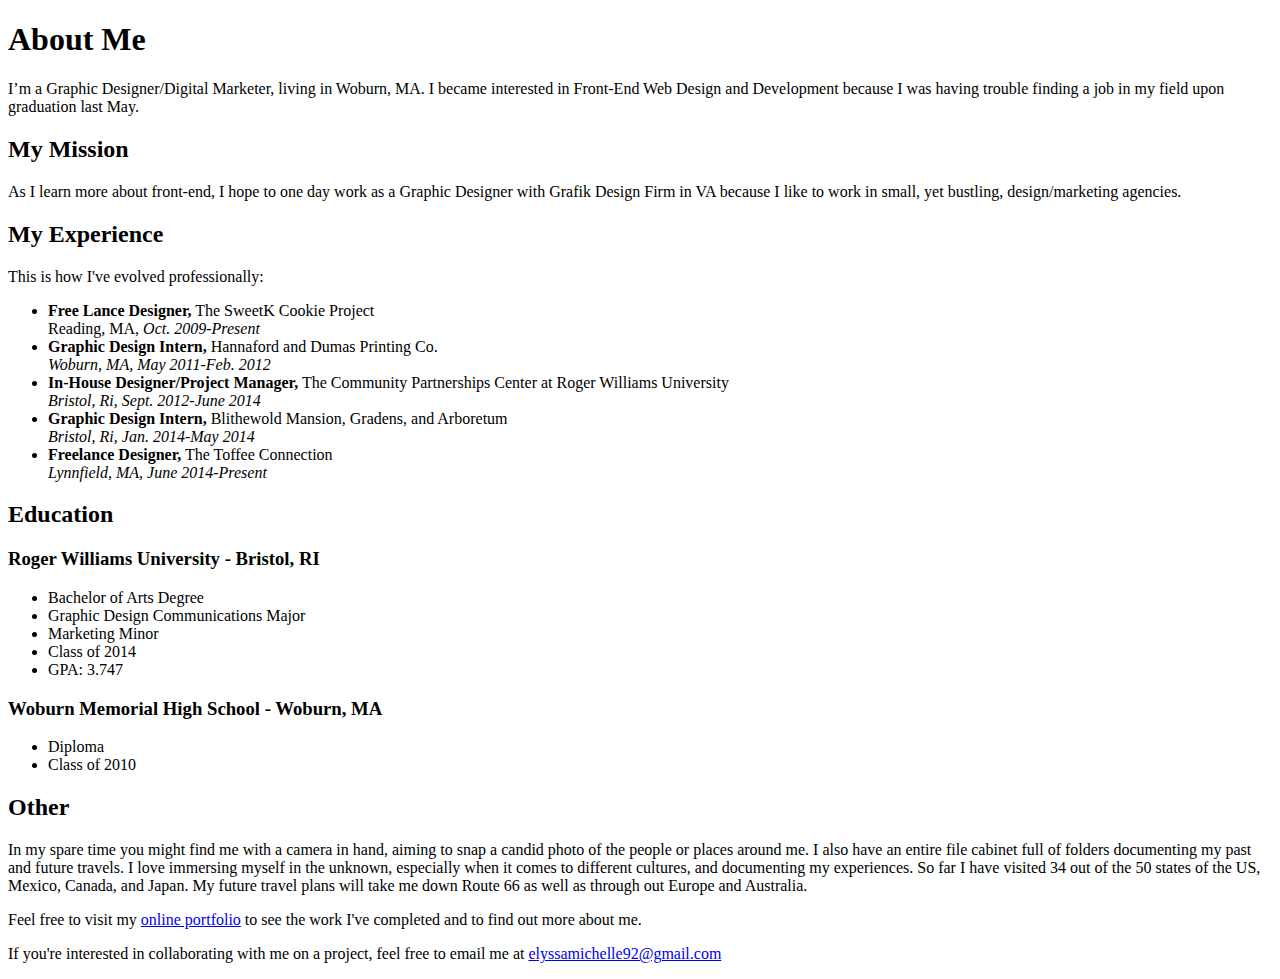
<file: index.html>
<!DOCTYPE html>
<html>
<head>
	<title>About Elyssa Roketenetz</title>
</head>
<body>
	<h1>About Me</h1>
	<p>I’m a Graphic Designer/Digital Marketer, living in Woburn, MA. I became interested in Front-End Web Design and Development because I was having trouble finding a job in my field upon graduation last May.</p>

	<h2>My Mission</h2>
	<p>As I learn more about front-end, I hope to one day work as a Graphic Designer with Grafik Design Firm in VA because I like to work in small, yet bustling, design/marketing agencies.</p>

	<h2>My Experience</h2>
	<p>This is how I've evolved professionally:</p>
	<ul>
		<li><strong>Free Lance Designer,</strong> The SweetK Cookie Project<br>
			Reading, MA, <em>Oct. 2009-Present</em></li>
		<li><strong>Graphic Design Intern,</strong> Hannaford and Dumas Printing Co.<br>
			<em>Woburn, MA, May 2011-Feb. 2012</em></li>
		<li><strong>In-House Designer/Project Manager,</strong> The Community Partnerships Center at Roger Williams University<br>
			<em>Bristol, Ri, Sept. 2012-June 2014</em></li>
		<li><strong>Graphic Design Intern,</strong> Blithewold Mansion, Gradens, and Arboretum<br>
			<em>Bristol, Ri, Jan. 2014-May 2014</em></li>
		<li><strong>Freelance Designer,</strong> The Toffee Connection<br>
			<em>Lynnfield, MA, June 2014-Present</em></li>
	</ul>

	<h2>Education</h2>
	<h3>Roger Williams University - Bristol, RI</h3>
	<ul>
		<li>Bachelor of Arts Degree</li>
		<li>Graphic Design Communications Major</li>
		<li>Marketing Minor</li>
		<li>Class of 2014</li>
		<li>GPA: 3.747</li>
	</ul>
	<h3>Woburn Memorial High School - Woburn, MA</h3>
	<ul>
		<li>Diploma</li>
		<li>Class of 2010</li>
	</ul>

	<h2>Other</h2>
	<p>In my spare time you might find me with a camera in hand, aiming to snap a candid photo of the people or places around me. I also have an entire file cabinet full of folders documenting my past and future travels. I love immersing myself in the unknown, especially when it comes to different cultures, and documenting my experiences. So far I have visited 34 out of the 50 states of the US, Mexico, Canada, and Japan. My future travel plans will take me down Route 66 as well as through out Europe and Australia.</p>
	<p>Feel free to visit my <a href="http://www.eroketenetz.wix.com/elyssamichelle" target="_blank">online portfolio</a> to see the work I've completed and to find out more about me.</p>
	<p>If you're interested in collaborating with me on a project, feel free to email me at <a href="mailto:elyssamichelle92@gmail.com" target="_blank">elyssamichelle92@gmail.com</a></p>
</body>
</html>
</file>
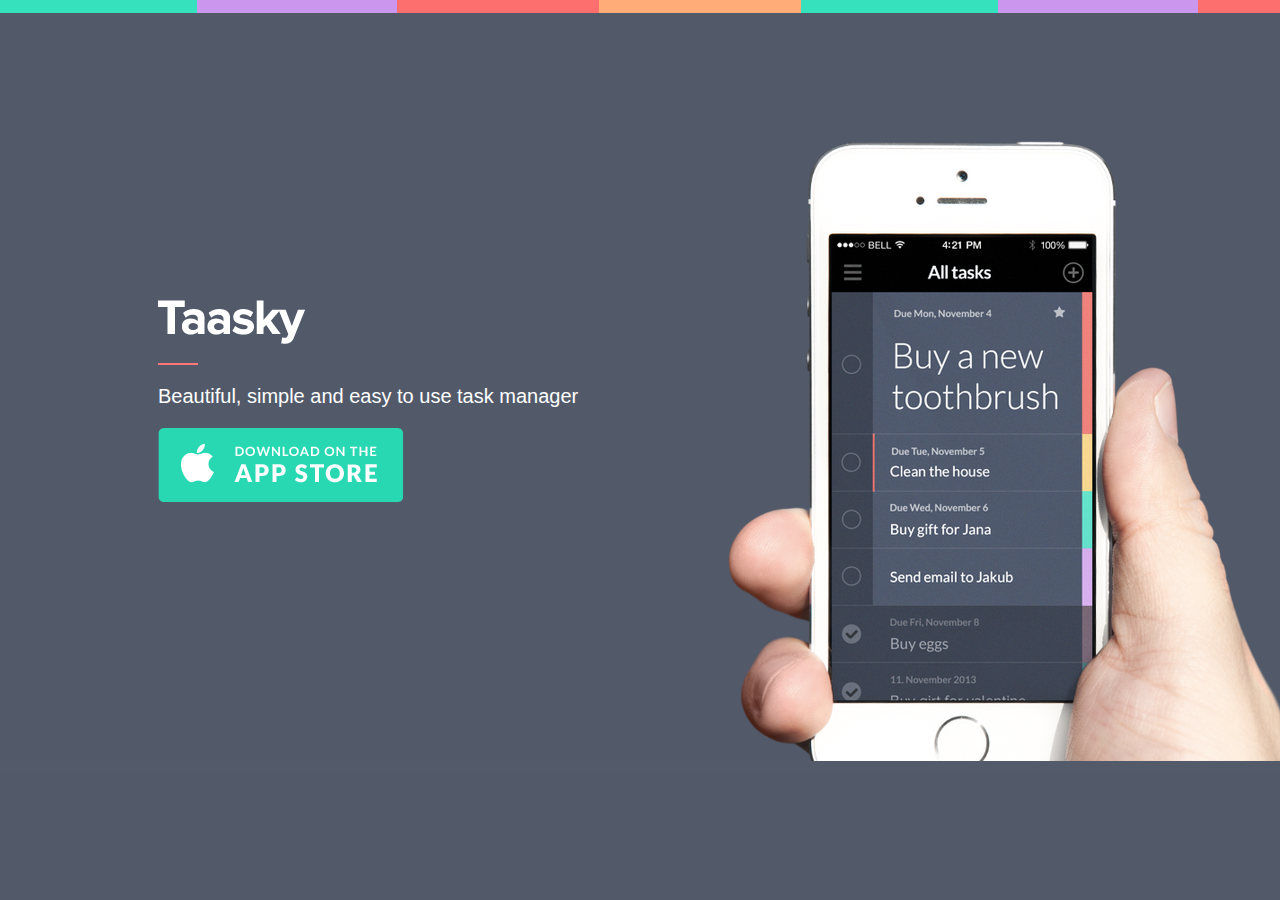
<file: TaaskyHomepage/index.html>
<!DOCTYPE html>
<html>
<head>
	<title>Taasky Homepage</title>
	<link rel="stylesheet" type="text/css" href="css/style.css" />
</head>
<body>
	<section>
		<img src="images/logo-taasky.png" alt="">
		<hr>
		<p>Beautiful, simple and easy to use task manager</p>
		<a href="https://itunes.apple.com/us/app/taasky-beautiful-task-to-do/id847484958?mt=12" target="_blank"><img src="images/btn_store.png" alt=""></a>
	</section>
</body>
</html>
</file>
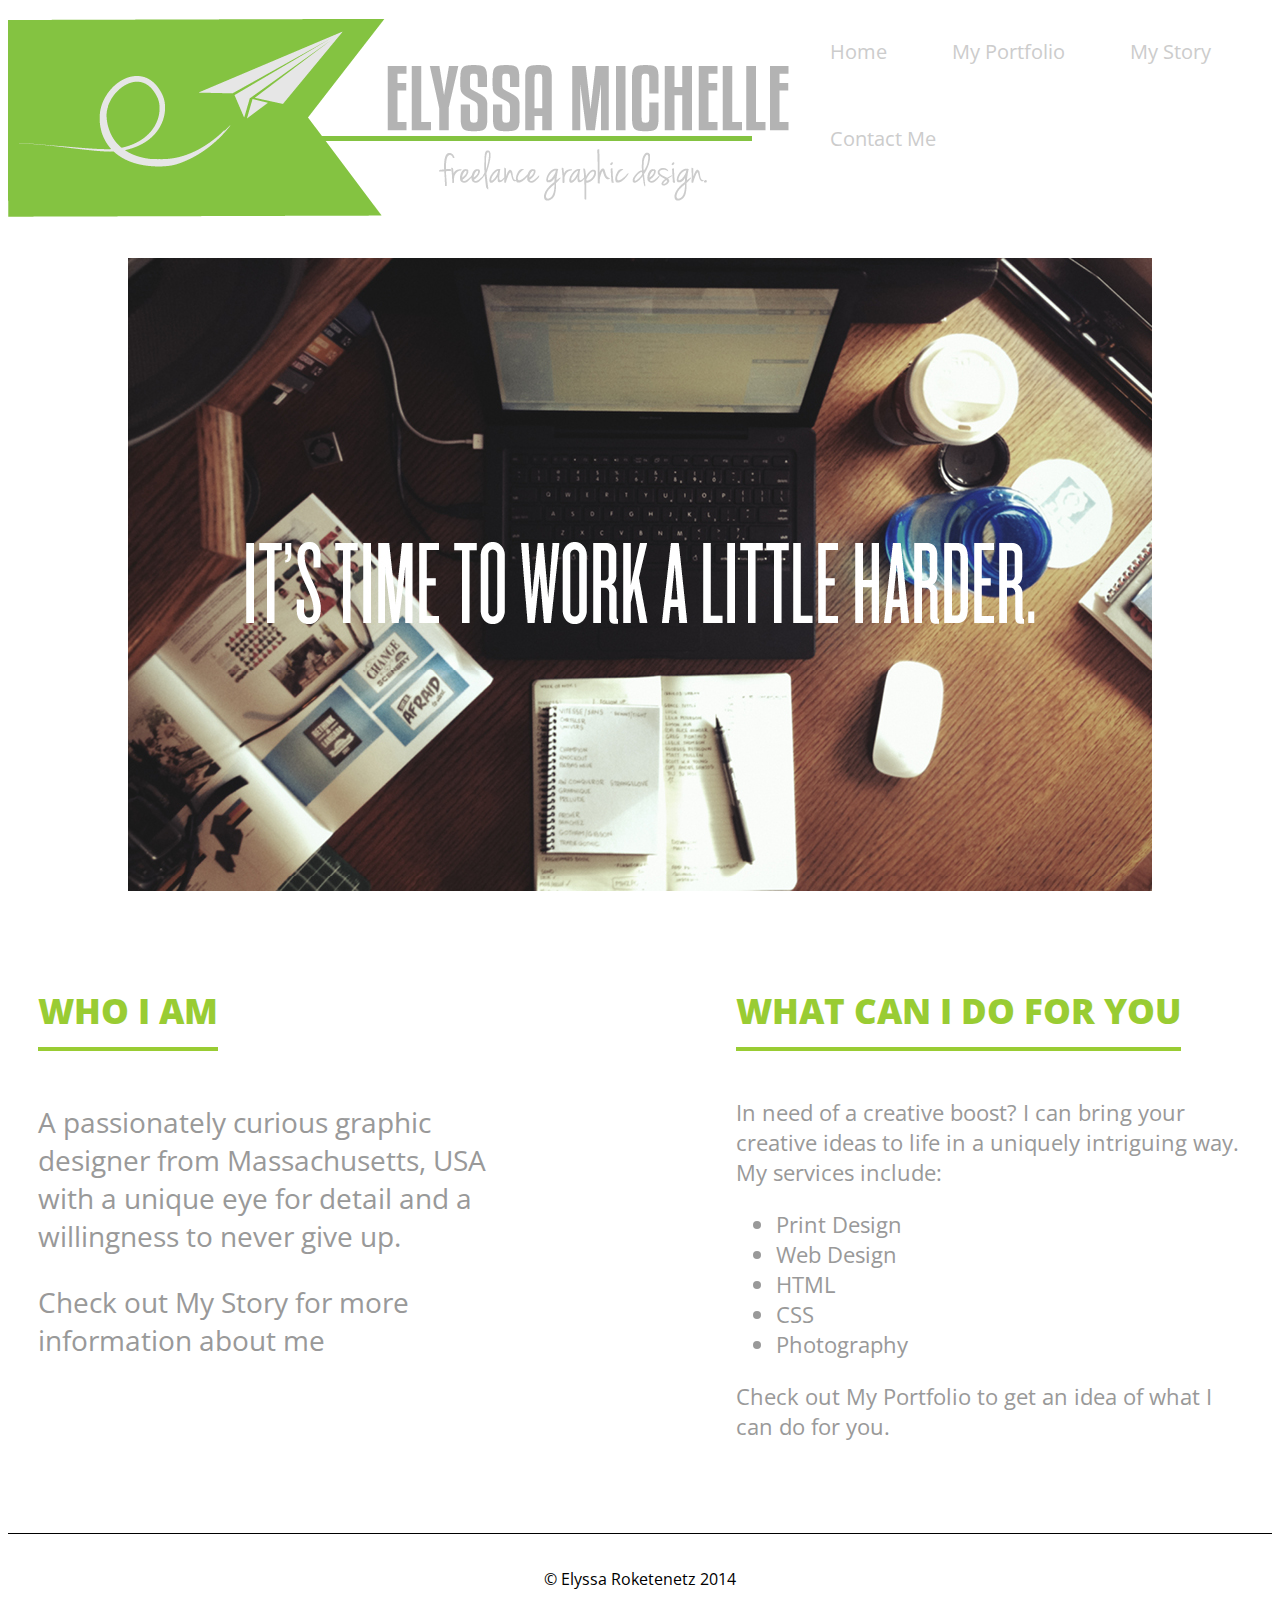
<file: Unit 6/index.html>
<!DOCTYPE html>

<html>
<head>
	<title>Elyssa Michelle Graphics</title>
	<link rel="stylesheet" href="style.css" type="text/css">
	<link href='http://fonts.googleapis.com/css?family=Open+Sans:400,600,700' rel='stylesheet' type='text/css'>
</head>

<body>
	<header>
		<img src="images/logo.png" alt="paper airplane logo">
	</header>

	<nav>
		<a href="#">Home</a>
		<a href="#">My Portfolio</a>
		<a href="#">My Story</a>
		<a href="#">Contact Me</a>
		
	</nav>

	<div id="quote">
		<img src="images/hardwork.jpg" alt="It's time to work a little harder.">
	</div>

	<section>
		<div id="about">
			<h1>Who I am</h1>
			<p>A passionately curious graphic designer from Massachusetts, USA with a unique eye for detail and a willingness to never give up.</p>
			<p>Check out <a href="#">My Story</a> for more information about me</p>
		</div>

		<div id="services">
			<h1>What can I do for you</h1>
			<p>In need of a creative boost? I can bring your creative ideas to life in a uniquely intriguing way. My services include:</p>
				<ul>
					<li>Print Design</li>
					<li>Web Design</li>
					<li>HTML</li>
					<li>CSS</li>
					<li>Photography</li>
				</ul>
			<p>Check out <a href="#">My Portfolio</a> to get an idea of what I can do for you.</p>
		</div>
	</section>

	<footer>
		<p>&copy; Elyssa Roketenetz 2014</p>
	</footer>
</body>

</html>
</file>
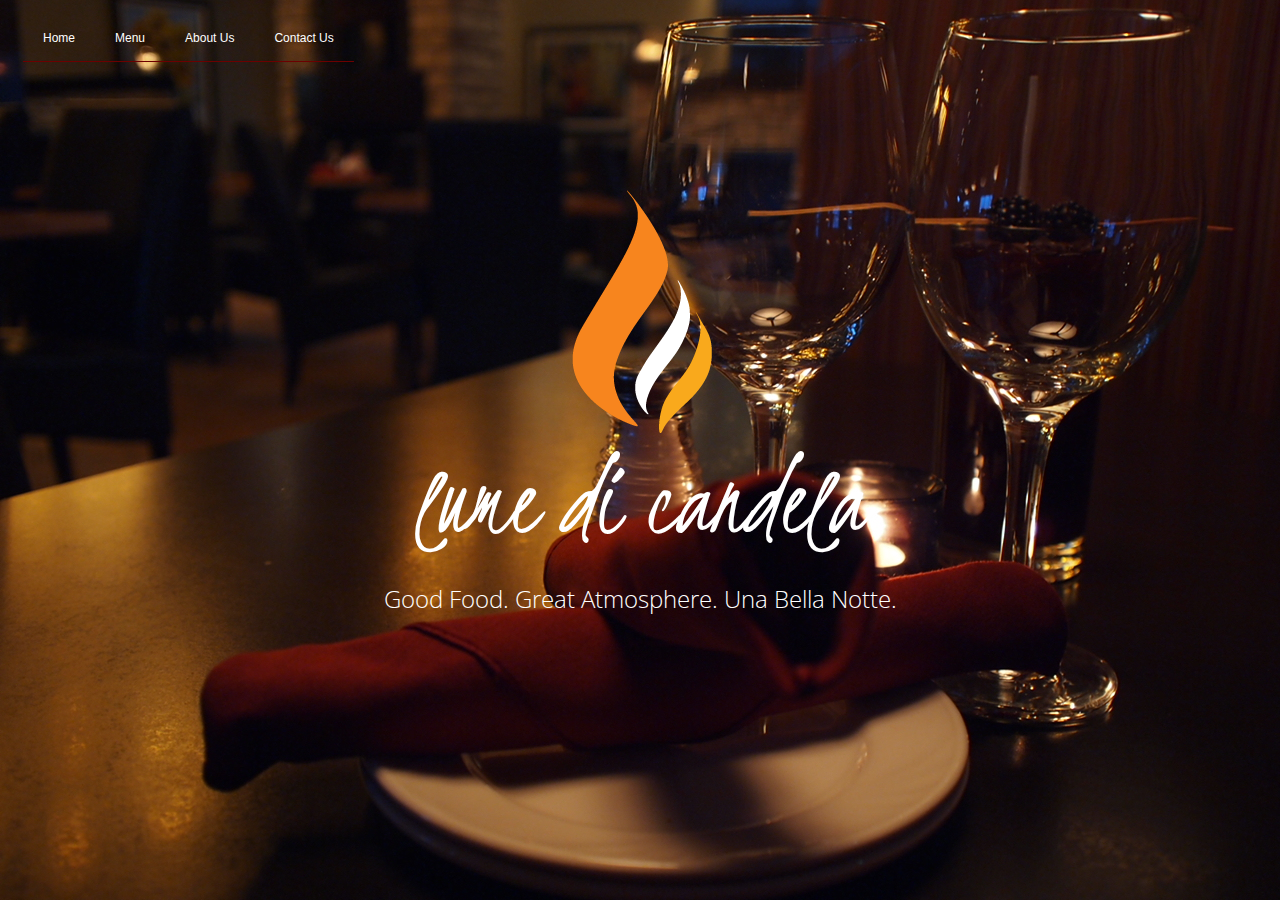
<file: Unit4/index.html>
<!DOCTYPE html>
<html>

<head>
	<title>Lume di Candela</title>
	<link rel="stylesheet" type="text/css" href="style.css" />
	<link href='http://fonts.googleapis.com/css?family=Kristi' rel='stylesheet' type='text/css'>
	<link href='http://fonts.googleapis.com/css?family=Open+Sans+Condensed:300' rel='stylesheet' type='text/css'>
</head>

<body>
	<nav>
   		<ul>
      			<li><a href="#">Home</a></li>
      			<li><a href="#">Menu</a></li>
     			<li><a href="#">About Us</a></li>
     			<li><a href="#">Contact Us</a></li>
   		</ul>
	</nav>

	<section id="logo">
		<img src="images/flame-logo.png" alt="Red Flame Logo" style="width:350px;height:263px">
		<h1>lume di candela</h1>
		<p>Good Food. Great Atmosphere. Una Bella Notte.</p>
	</section>
</body>

</html>
</file>
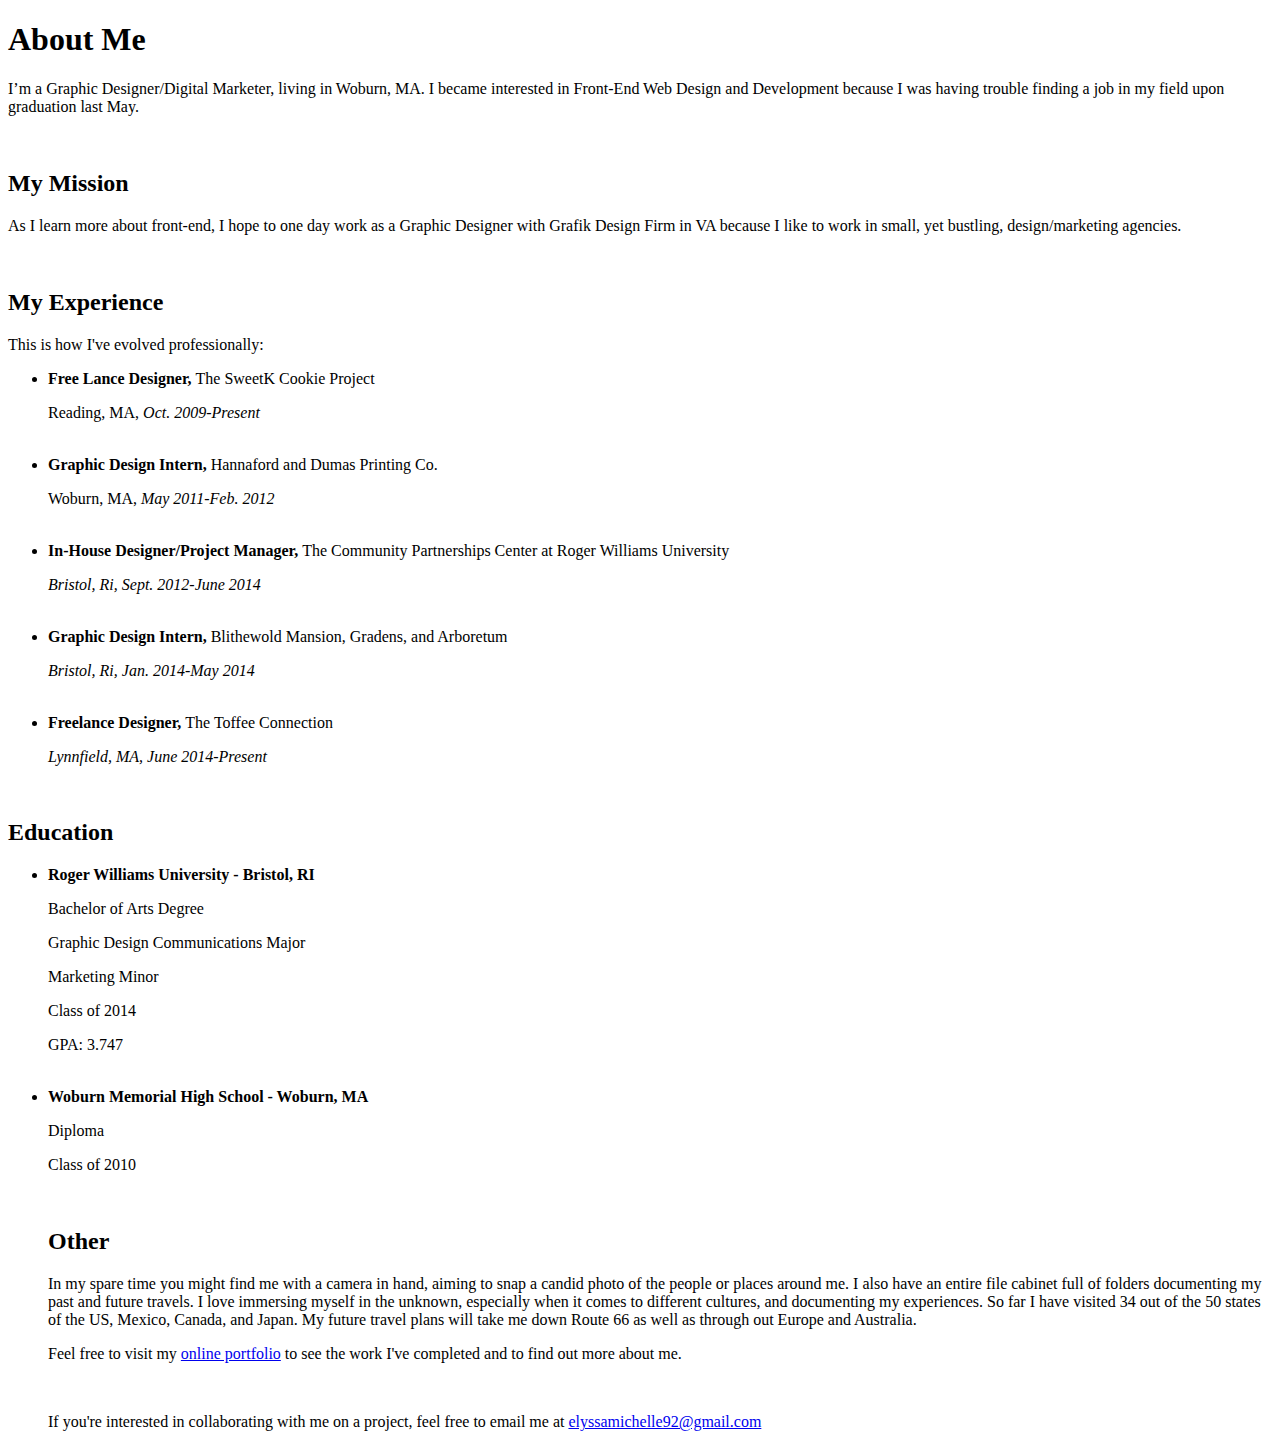
<file: Unit 1/Weekly Project/index.html>
<!DOCTYPE html>

<html>
	<head>
		<title>
			About Elyssa Roketenetz
		</title>
	</head>

	<body>
		<h1>
			About Me
		</h1>
		<p>
			I’m a Graphic Designer/Digital Marketer, living in Woburn, MA. I became interested in Front-End Web Design and Development because I was having trouble finding a job in my field upon graduation last May.
		</p> 
	</br>
		<h2>
			My Mission
		</h2>
			<p>
				As I learn more about front-end, I hope to one day work as a Graphic Designer with Grafik Design Firm in VA because I like to work in small, yet bustling, design/marketing agencies.
			</p>
	</br>
		<h2>
			My Experience
		</h2>
			<p>
				This is how I've evolved professionally:
			</p>
				<ul>
					<li>
						<strong>
							Free Lance Designer,
						</strong> 
						The SweetK Cookie Project
						<p>
							Reading, MA, <em>Oct. 2009-Present</em>
						</p>
					</li>
	</br>
					<li>
						<strong>
							Graphic Design Intern,
						</strong>
						Hannaford and Dumas Printing Co.
						<p>
							Woburn, MA, <em>May 2011-Feb. 2012</em>
						</p>
					</li>
	</br>
					<li>
						<strong>
							In-House Designer/Project Manager,
						</strong> 
						The Community Partnerships Center at Roger Williams University
						<p>
							<em>
								Bristol, Ri, Sept. 2012-June 2014
							</em>	
						</p>	
					</li>
	</br>
					<li>
						<strong>
							Graphic Design Intern,
						</strong>
						Blithewold Mansion, Gradens, and Arboretum
						<p>
							<em>
							Bristol, Ri, Jan. 2014-May 2014
							</em>
						</p>
					</li>
	</br>
					<li>
						<strong>
							Freelance Designer,
						</strong> 
						The Toffee Connection
						<p>
							<em>
							Lynnfield, MA, June 2014-Present
							</em>
						</p>
					</li>
				</ul>
	</br>
		<h2>
			Education
		</h2>
			<ul>
				<li>
					<strong>
						Roger Williams University - Bristol, RI
					</strong>
					<p>
						Bachelor of Arts Degree
					</p>
					<p>
						Graphic Design Communications Major
					</p>
					<p>
						Marketing Minor
					</p>
					<p>
						Class of 2014
					</p>
					<p>
						GPA: 3.747
					</p>
				</li>
	</br>
				<li>
					<strong>
						Woburn Memorial High School - Woburn, MA
					</strong>
					<p>
						Diploma
					</p>
					<p>
						Class of 2010
					</p>
				</li>
	</br>
		<h2>
			Other
		</h2>
		<p>
			In my spare time you might find me with a camera in hand, aiming to snap a candid photo of the people or places around me. I also have an entire file cabinet full of folders documenting my past and future travels. I love immersing myself in the unknown, especially when it comes to different cultures, and documenting my experiences. So far I have visited 34 out of the 50 states of the US, Mexico, Canada, and Japan. My future travel plans will take me down Route 66 as well as through out Europe and Australia.
		<p>
			Feel free to visit my <a href="http://www.eroketenetz.wix.com/elyssamichelle">online portfolio</a> to see the work I've completed and to find out more about me.
		</p>
	</br>
		<p>If you're interested in collaborating with me on a project, feel free to email me at <a href="mailto:elyssamichelle92@gmail.com">elyssamichelle92@gmail.com</a>
		</p>
	</body>

</html>
</file>
<file: TaaskyHomepage/css/style.css>
body {
	background:url("../images/stripes.png") repeat-x, url("../images/background.jpg");
	background-color: #52596a;
}
section {
	margin:300px 0 0 150px;
}
hr {
	color: #f77;
	background-color: #f77;
	margin: 15px 0 15px 0;
	width: 40px;
	height: 2px;
	border: 0 none;
}

p {
	color: white;
	font-size: 20px;
	font-family: helvetica, arial, sans-serif;
}
</file>
<file: Unit 6/style.css>
body {
  font-family:'Open Sans', sans-serif;
}

h1 {
  border-bottom: 4px solid black;
  border-bottom-color: #99CC33;
  color: #99CC33;
  display: inline-block;
  font-size: 35px;
  font-weight: 800;
  text-transform: uppercase;
  padding: 13px 0;
}

a {
  text-decoration: none;
  color: #999999;
}

a:hover {
  color: #99CC33;
}

p {
  font size: 26px;
}

div {
  padding: 30px;
}

nav {
  font-size: 20px;
}

nav a {
  text-decoration: none;
  color: #CCCCCC;
  margin: 30px;
  display: inline-block;
}

section {
  color: #999999;
  overflow: auto;
}

footer {
  text-align: center;
  border-top: 1px solid black;
  padding: 18px 0;
  margin-top: 40px;
  clear: both;
}

header {
  clear: both;
  float: left;
}

img {
  display: block;
  margin: 0 auto;
}

#quote {
  clear: both;
  float: none;
}

#about {
  font-size: 28px;
  width: 40%;
  display: inline-block;
}

#services {
  font-size: 22px;
  width: 40%;
  float: right;
}
</file>
<file: Unit4/style.css>
body {
	text-align: center;
	color: white;
	font-family: 'Open Sans Condensed', sans-serif;
	font-weight: lighter;
	font-size: 24px;
	background: url("images/table.jpg") no-repeat center center fixed;
	background-size: cover;
}
nav {
	height: 38px;
	padding: 15px;
	margin:0;
}

nav ul { 
	display: inline-block;
    list-style-type: none;
    float:left;
    padding:0;margin:0;
    border-bottom:solid 1px #6C0000;
}

nav li {
    float:left;
    padding:0;margin:0;background-image:none;
}

nav li a {
    height:30px;
    padding-top: 8px;
    margin: 0 20px;
    color: #fff;
    font: normal 12px arial;
    text-align: center;
    text-decoration: none;
    display: block;
}

nav a:hover{
	color:maroon;
}
h1 {
	font-weight: lighter;
	font-size: 106px;
	font-family: 'Kristi', cursive;	color: white;
	margin:-10px;
}

#logo {
	margin: 100px;
}
</file>
